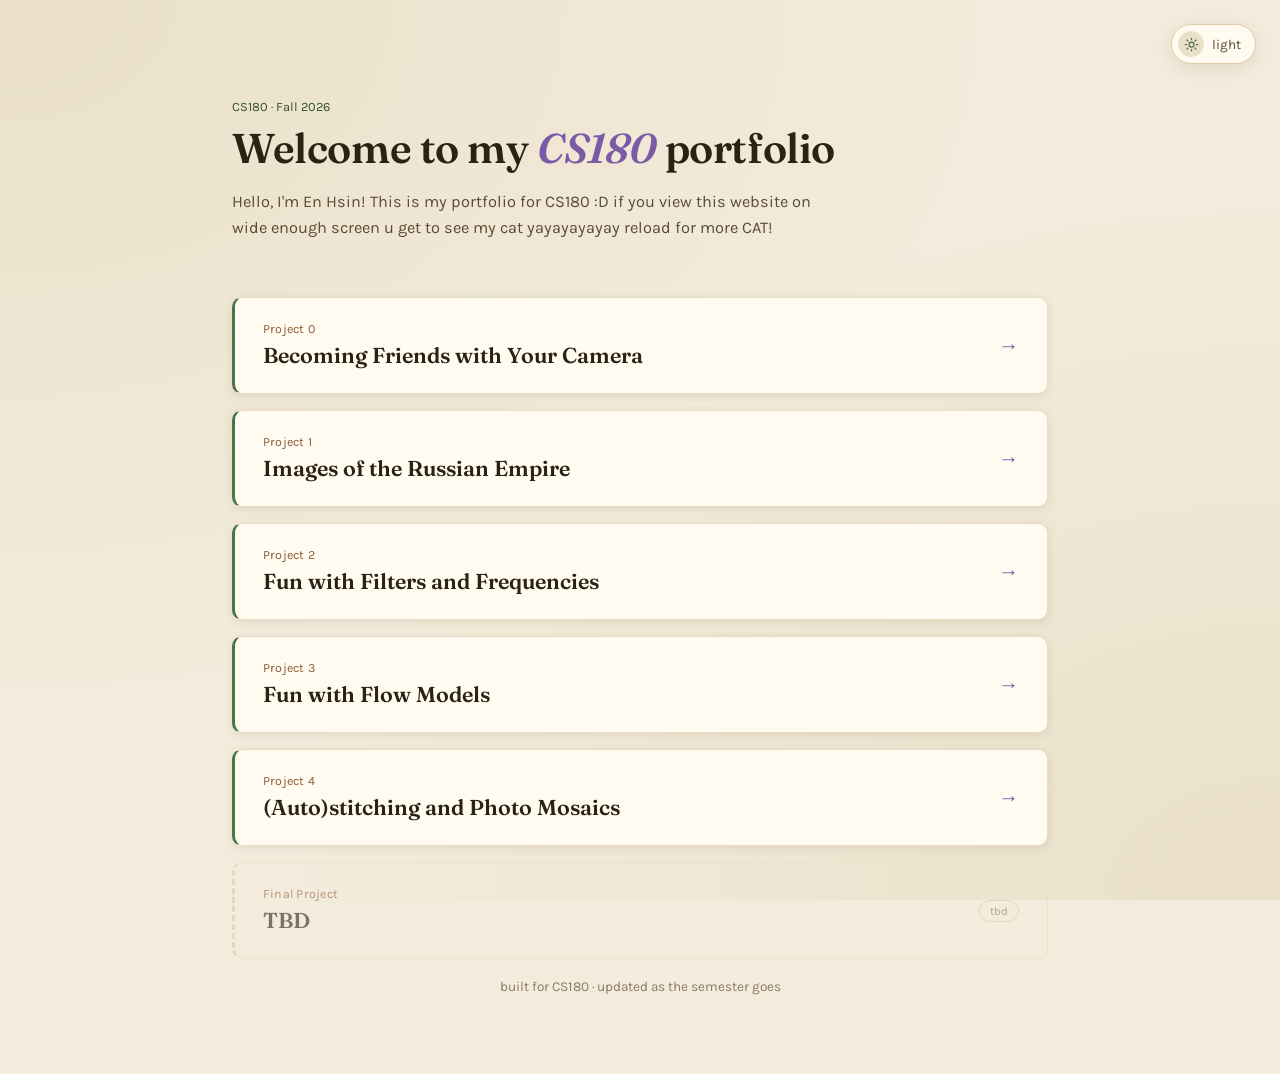
<file: index.html>
<!DOCTYPE html>
<html lang="en">
<head>
<meta charset="UTF-8">
<meta name="viewport" content="width=device-width, initial-scale=1.0">
<title>En Hsin's CS180 Portfolio</title>
 
<link rel="preconnect" href="https://fonts.googleapis.com">
<link rel="preconnect" href="https://fonts.gstatic.com" crossorigin>
<link href="https://fonts.googleapis.com/css2?family=Fraunces:opsz,wght@9..144,400;9..144,600&family=Karla:wght@400;500;700&display=swap" rel="stylesheet">
 
<link rel="stylesheet" href="./style.css">
<script defer src="./theme.js"></script>
<script>window.CAT_BASE = "./catssets/";</script>
<script defer src="./cats.js"></script>
</head>
<body>
 
<button id="theme-toggle" class="theme-toggle" aria-label="Toggle light and dark mode">
  <span class="icon-wrap">
    <svg class="sun-icon" viewBox="0 0 24 24" fill="none" stroke="currentColor" stroke-width="2" stroke-linecap="round"><circle cx="12" cy="12" r="4"/><path d="M12 2v2M12 20v2M4 12H2M22 12h-2M4.9 4.9l1.4 1.4M17.7 17.7l1.4 1.4M4.9 19.1l1.4-1.4M17.7 6.3l1.4-1.4"/></svg>
    <svg class="moon-icon" viewBox="0 0 24 24" fill="currentColor"><path d="M20.5 14.7A8.5 8.5 0 0 1 9.3 3.5a8.5 8.5 0 1 0 11.2 11.2Z"/></svg>
  </span>
  <span class="toggle-label">light</span>
</button>
 
<main class="portfolio-container">
 
  <header class="portfolio-hero">
    <span class="eyebrow">CS180 · Fall 2026</span>
    <h1>Welcome to my <span class="accent">CS180</span> portfolio</h1>
    <p class="hero-note">
      Hello, I'm En Hsin! This is my portfolio for CS180 :D if you view this website on wide enough screen u get to see my cat yayayayayay reload for more CAT!
    </p>
  </header>

  <section class="projects-section">
    <div class="project-grid">

      <a href="./proj0/index.html" class="project-card">
        <div>
          <span class="project-meta">Project 0</span>
          <h2>Becoming Friends with Your Camera</h2>
        </div>
        <span class="arrow">→</span>
      </a>

      <a href="./proj1/index.html" class="project-card">
        <div>
          <span class="project-meta">Project 1</span>
          <h2>Images of the Russian Empire</h2>
        </div>
        <span class="arrow">→</span>
      </a>

      <a href="./proj2/index.html" class="project-card">
        <div>
          <span class="project-meta">Project 2</span>
          <h2>Fun with Filters and Frequencies</h2>
        </div>
        <span class="arrow">→</span>
      </a>

      <a href="./proj3/index.html" class="project-card">
        <div>
          <span class="project-meta">Project 3</span>
          <h2>Fun with Flow Models</h2>
        </div>
        <span class="arrow">→</span>
      </a>
      
      <a href="./proj4/index.html" class="project-card">
        <div>
          <span class="project-meta">Project 4</span>
          <h2>(Auto)stitching and Photo Mosaics</h2>
        </div>
        <span class="arrow">→</span>
      </a>

      <div class="project-card incoming final-capstone">
        <div>
          <span class="project-meta">Final Project</span>
          <h2>TBD</h2>
        </div>
        <span class="status-pill">tbd</span>
      </div>

    </div>
  </section>

  <footer class="page-foot">
    built for CS180 · updated as the semester goes
  </footer>

</main>

</body>
</html>
</file>
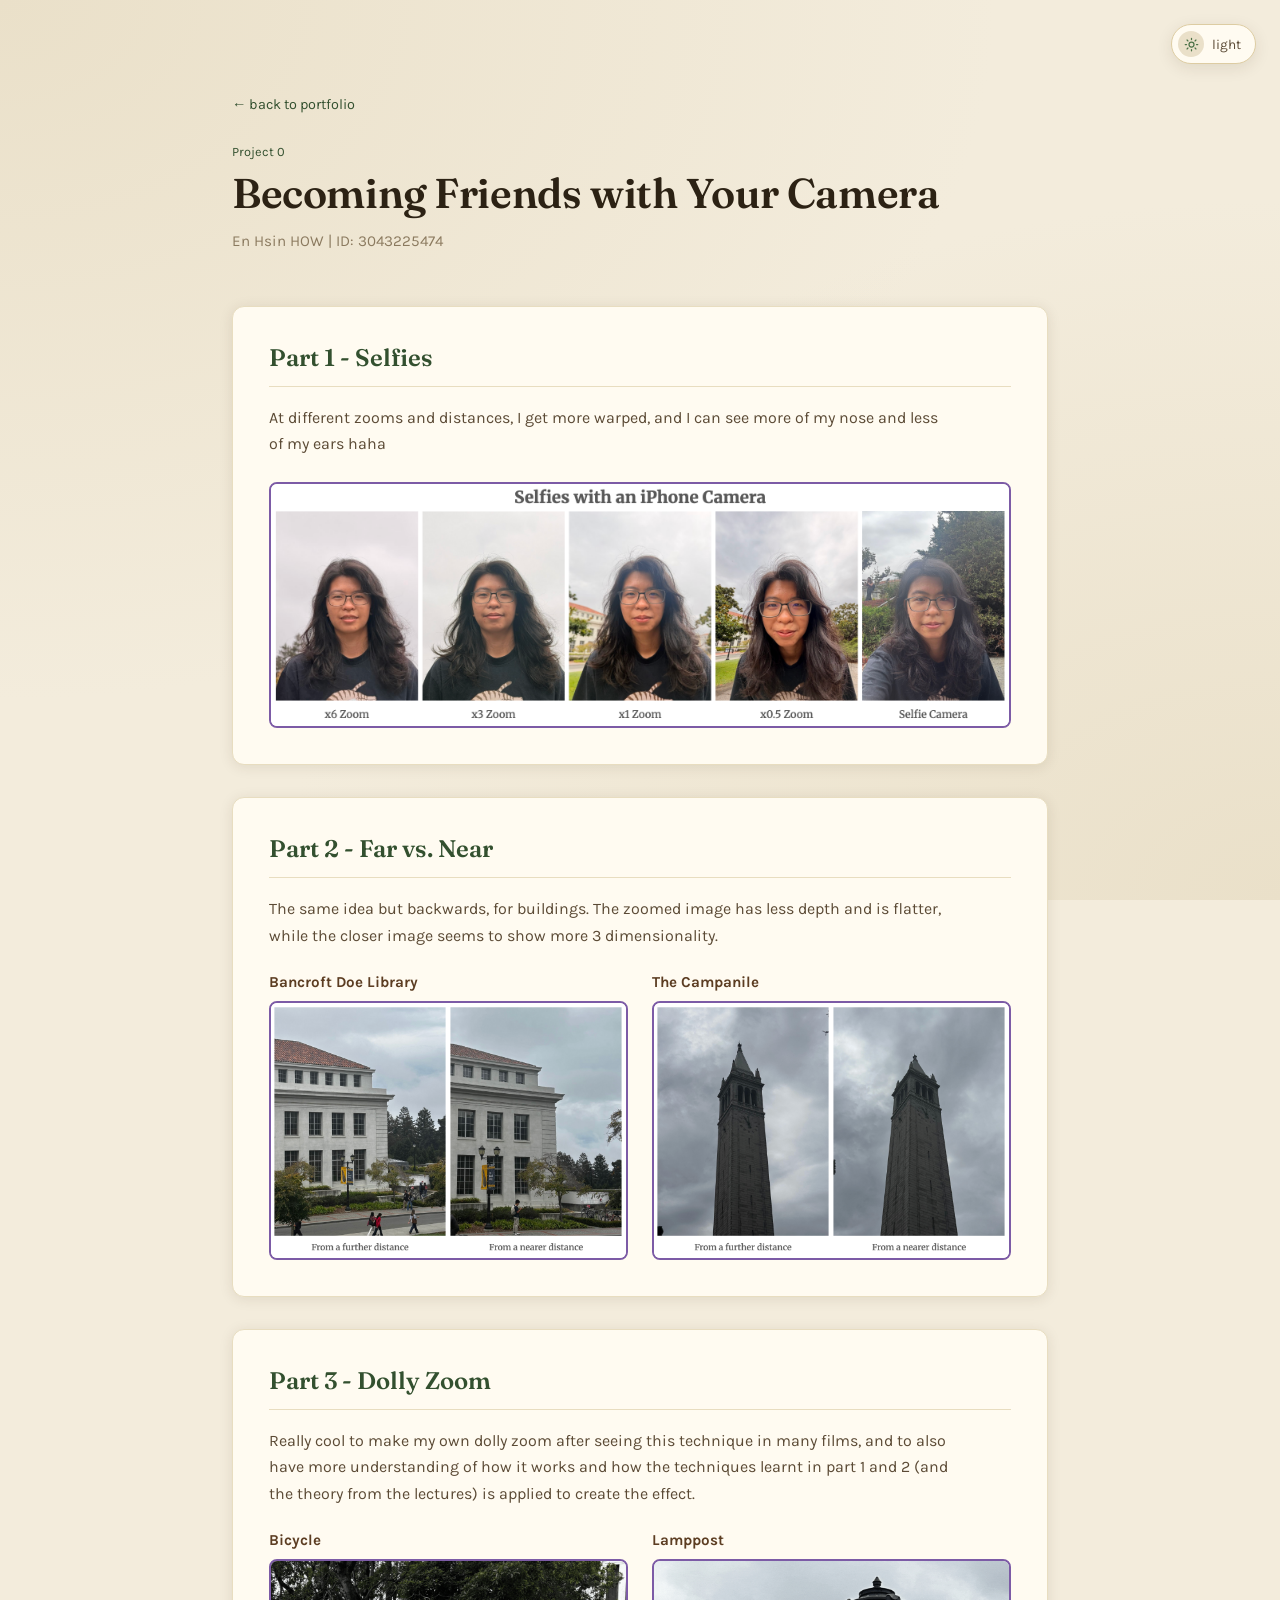
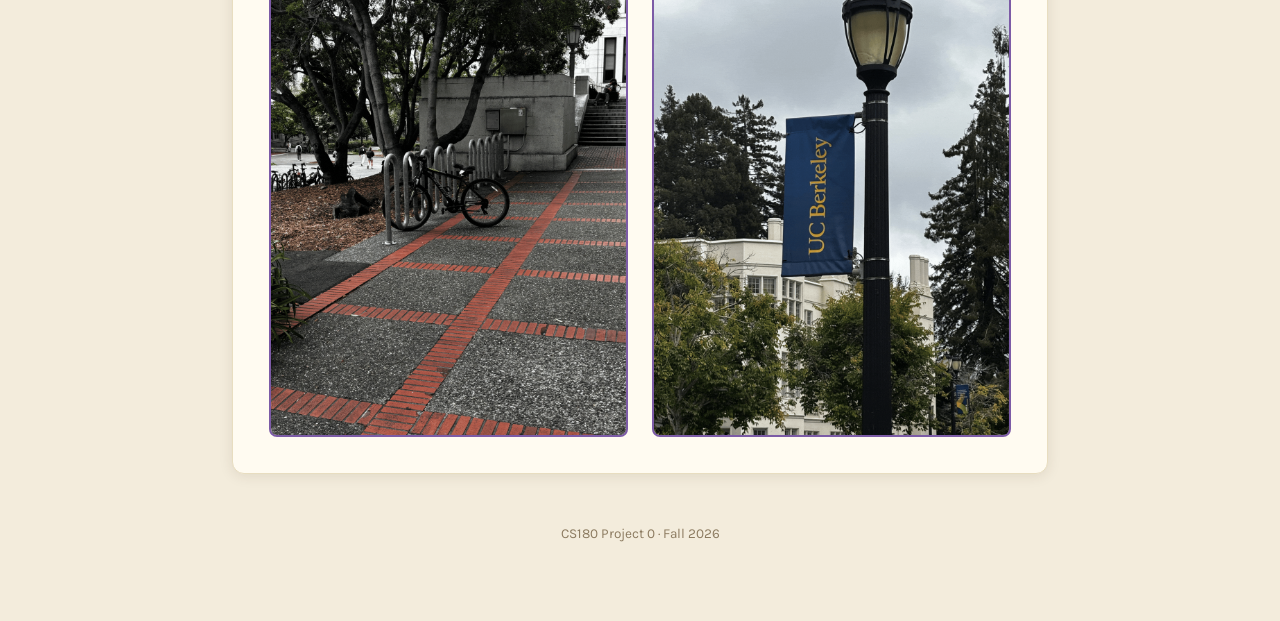
<file: proj0/index.html>
<!DOCTYPE html>
<html lang="en">
<head>
<meta charset="UTF-8">
<meta name="viewport" content="width=device-width, initial-scale=1.0">
<title>Project 0 — Becoming Friends with Your Camera</title>
 
<link rel="preconnect" href="https://fonts.googleapis.com">
<link rel="preconnect" href="https://fonts.gstatic.com" crossorigin>
<link href="https://fonts.googleapis.com/css2?family=Fraunces:opsz,wght@9..144,400;9..144,600&family=Karla:wght@400;500;700&display=swap" rel="stylesheet">
 
<link rel="stylesheet" href="../style.css">
<script defer src="../theme.js"></script>
<script>window.CAT_BASE = "../catssets/";</script>
<script defer src="../cats.js"></script>
</head>
<body>
 
<button id="theme-toggle" class="theme-toggle" aria-label="Toggle light and dark mode">
  <span class="icon-wrap">
    <svg class="sun-icon" viewBox="0 0 24 24" fill="none" stroke="currentColor" stroke-width="2" stroke-linecap="round"><circle cx="12" cy="12" r="4"/><path d="M12 2v2M12 20v2M4 12H2M22 12h-2M4.9 4.9l1.4 1.4M17.7 17.7l1.4 1.4M4.9 19.1l1.4-1.4M17.7 6.3l1.4-1.4"/></svg>
    <svg class="moon-icon" viewBox="0 0 24 24" fill="currentColor"><path d="M20.5 14.7A8.5 8.5 0 0 1 9.3 3.5a8.5 8.5 0 1 0 11.2 11.2Z"/></svg>
  </span>
  <span class="toggle-label">light</span>
</button>
 
<main class="container">
 
  <a href="../index.html" class="back-link">← back to portfolio</a>
 
  <header class="portfolio-hero">
    <span class="eyebrow">Project 0</span>
    <h1>Becoming Friends with Your Camera</h1>
    <p class="subtitle">En Hsin HOW | ID: 3043225474</p>
  </header>


  <section class="project-part">
    <h2>Part 1 - Selfies</h2>
    <p class="part-desc">
      At different zooms and distances, I get more warped, and I can see 
      more of my nose and less of my ears haha
    </p>
    <figure class="media-container">
      <img src="./media/selfies.png" alt="series of selfies at different zooms">
    </figure>
  </section>

  <section class="project-part">
    <h2>Part 2 - Far vs. Near</h2>
    <p class="part-desc">
      The same idea but backwards, for buildings. The zoomed image has
      less depth and is flatter, while the closer image seems to show
      more 3 dimensionality.
    </p>
    <div class="grid">
      <figure class="media-container">
        <h3>Bancroft Doe Library</h3>
        <img src="./media/bancroft.png" alt="Bancroft Doe Library, far vs close">
      </figure>
      <figure class="media-container">
        <h3>The Campanile</h3>
        <img src="./media/campanile.png" alt="The Campanile, far vs close">
      </figure>
    </div>
  </section>

  <section class="project-part">
    <h2>Part 3 - Dolly Zoom</h2>
    <p class="part-desc">
      Really cool to make my own dolly zoom after seeing this technique
      in many films, and to also have more understanding of how it works
      and how the techniques learnt in part 1 and 2 (and the theory from
      the lectures) is applied to create the effect.
    </p>
    <div class="grid">
      <figure class="media-container">
        <h3>Bicycle</h3>
        <img src="./media/bike_dolly.gif" alt="Bicycle dolly zoom animation">
      </figure>
      <figure class="media-container">
        <h3>Lamppost</h3>
        <img src="./media/lampost_dolly.gif" alt="Lamppost dolly zoom animation">
      </figure>
    </div>
  </section>

  <footer class="page-foot">
    CS180 Project 0 · Fall 2026
  </footer>

</main>

</body>
</html>
</file>
<file: style.css>
/* colours */
   :root {
    --bg: #f3ecdc;
    --bg-soft: #eae0c9;
    --surface: #fffbf1;
    --surface-raised: #ffffff;
  
    --ink: #2c2214;
    --ink-soft: #5b4a35;
    --ink-faint: #8b7a5f;
  
    --wood: #8a5a34;
    --wood-deep: #5c3d22;
    --leaf: #4c7247;
    --leaf-deep: #33502f;
    --plum: #7c5ba6;
    --plum-deep: #5c3f80;
  
    --border: #ddccA2;
    --border-soft: #e8ddc0;
    --shadow: rgba(58, 40, 12, 0.10);
  
    --focus-ring: #7c5ba6;
  }
  
  html[data-theme="dark"] {
    --bg: #1b1610;
    --bg-soft: #221b12;
    --surface: #2a2116;
    --surface-raised: #322819;
  
    --ink: #ece2cd;
    --ink-soft: #cabb9c;
    --ink-faint: #8e8062;
  
    --wood: #c99764;
    --wood-deep: #e0ac78;
    --leaf: #8fb27b;
    --leaf-deep: #a9c491;
    --plum: #b596df;
    --plum-deep: #cbb0ec;
  
    --border: #40331f;
    --border-soft: #362b1a;
    --shadow: rgba(0, 0, 0, 0.35);
  
    --focus-ring: #b596df;
  }
  
  * {
    box-sizing: border-box;
  }
  
  html {
    color-scheme: light dark;
  }
  
  body {
    font-family: "Karla", "Segoe UI", sans-serif;
    background-color: var(--bg);
    background-image:
      radial-gradient(ellipse at top left, var(--bg-soft) 0%, transparent 55%),
      radial-gradient(ellipse at bottom right, var(--bg-soft) 0%, transparent 55%);
    background-attachment: fixed;
    color: var(--ink);
    margin: 0;
    padding: 0;
    min-height: 100vh;
    transition: background-color 0.25s ease, color 0.25s ease;
  }
  
  a {
    color: var(--plum);
  }
  
  ::selection {
    background: var(--plum);
    color: var(--surface);
  }
  
  a:focus-visible,
  button:focus-visible {
    outline: 2px solid var(--focus-ring);
    outline-offset: 3px;
    border-radius: 4px;
  }
  
  @media (prefers-reduced-motion: reduce) {
    * {
      transition: none !important;
      animation: none !important;
    }
  }
  
  /* dark mode toggle */
  .theme-toggle {
    position: fixed;
    top: 24px;
    right: 24px;
    z-index: 20;
    display: flex;
    align-items: center;
    gap: 8px;
    background: var(--surface);
    border: 1px solid var(--border);
    border-radius: 999px;
    padding: 6px 14px 6px 6px;
    box-shadow: 0 4px 16px var(--shadow);
    cursor: pointer;
    font-family: "Karla", sans-serif;
    font-size: 0.85rem;
    color: var(--ink-soft);
  }
  
  .theme-toggle .icon-wrap {
    width: 26px;
    height: 26px;
    border-radius: 50%;
    background: var(--bg-soft);
    display: flex;
    align-items: center;
    justify-content: center;
    color: var(--leaf);
  }
  
  .theme-toggle svg {
    width: 15px;
    height: 15px;
  }
  
  html[data-theme="dark"] .theme-toggle .sun-icon { display: none; }
  html[data-theme="light"] .theme-toggle .moon-icon,
  :root:not([data-theme]) .theme-toggle .moon-icon { display: none; }
  
  /* layout wrappers */
  .portfolio-container,
  .container {
    width: 100%;
    max-width: 880px;
    margin: 0 auto;
    padding: 96px 32px 80px;
    display: flex;
    flex-direction: column;
    position: relative;
    z-index: 1;
  }
  
  /* header */
  .portfolio-hero {
    width: 100%;
    margin-bottom: 56px;
  }
  
  .eyebrow {
    display: inline-block;
    font-family: "Karla", sans-serif;
    font-size: 0.8rem;
    color: var(--leaf-deep);
    margin-bottom: 10px;
  }
  
  .portfolio-hero h1 {
    font-family: "Fraunces", Georgia, serif;
    font-optical-sizing: auto;
    font-size: 2.6rem;
    font-weight: 600;
    line-height: 1.18;
    color: var(--ink);
    margin: 0;
    letter-spacing: -0.01em;
  }
  
  .portfolio-hero h1 .accent {
    color: var(--plum);
    font-style: italic;
  }
  
  .hero-note {
    font-family: "Karla", sans-serif;
    font-size: 1.02rem;
    line-height: 1.6;
    color: var(--ink-soft);
    max-width: 60ch;
    margin: 16px 0 0 0;
  }
  
  .subtitle {
    font-family: "Karla", sans-serif;
    font-size: 0.95rem;
    color: var(--ink-faint);
    margin: 14px 0 0 0;
  }
  
  .back-link {
    display: inline-flex;
    align-items: center;
    gap: 6px;
    font-family: "Karla", sans-serif;
    font-size: 0.9rem;
    color: var(--leaf-deep);
    text-decoration: none;
    margin-bottom: 28px;
  }
  
  .back-link:hover {
    text-decoration: underline;
  }
  
  /* landing pg */
  .projects-section {
    width: 100%;
  }
  
  .project-grid {
    display: flex;
    flex-direction: column;
    gap: 16px;
    width: 100%;
  }
  
  .project-card {
    position: relative;
    text-decoration: none;
    color: inherit;
    background: var(--surface);
    border: 1px solid var(--border-soft);
    border-left: 3px solid var(--leaf);
    border-radius: 10px;
    padding: 24px 28px;
    display: flex;
    align-items: center;
    justify-content: space-between;
    gap: 20px;
    box-shadow: 0 2px 10px var(--shadow);
    transition: transform 0.2s ease, box-shadow 0.2s ease, border-left-color 0.2s ease;
  }
  
  .project-card:hover {
    transform: translateX(3px);
    box-shadow: 0 6px 20px var(--shadow);
    border-left-color: var(--plum);
  }
  
  .project-meta {
    display: block;
    font-family: "Karla", sans-serif;
    font-size: 0.78rem;
    letter-spacing: 0.02em;
    color: var(--wood);
    margin-bottom: 6px;
  }
  
  .project-card h2 {
    font-family: "Fraunces", Georgia, serif;
    font-size: 1.35rem;
    font-weight: 600;
    margin: 0;
    color: var(--ink);
  }
  
  .project-card .arrow {
    font-size: 1.3rem;
    color: var(--plum);
    flex-shrink: 0;
    transition: transform 0.2s ease;
  }
  
  .project-card:hover .arrow {
    transform: translateX(4px);
  }
  
  /* for tbd projects */
  .project-card.incoming {
    cursor: default;
    opacity: 0.6;
    border-left-style: dashed;
    border-left-color: var(--border);
    background: transparent;
    box-shadow: none;
  }
  
  .project-card.incoming:hover {
    transform: none;
    border-left-color: var(--border);
  }
  
  .status-pill {
    font-family: "Karla", sans-serif;
    font-size: 0.72rem;
    color: var(--ink-faint);
    border: 1px solid var(--border);
    border-radius: 999px;
    padding: 3px 10px;
    flex-shrink: 0;
  }
  
  /* project pg parts */
  .project-part {
    background: var(--surface);
    border: 1px solid var(--border-soft);
    border-radius: 12px;
    padding: 36px;
    margin-bottom: 32px;
    box-shadow: 0 2px 14px var(--shadow);
  }
  
  .project-part h2 {
    font-family: "Fraunces", Georgia, serif;
    font-size: 1.5rem;
    font-weight: 600;
    color: var(--leaf-deep);
    border-bottom: 1px solid var(--border-soft);
    padding-bottom: 14px;
    margin: 0 0 18px 0;
  }
  
  .part-desc {
    font-family: "Karla", sans-serif;
    font-size: 1rem;
    line-height: 1.65;
    color: var(--ink-soft);
    max-width: 68ch;
    margin: 0 0 24px 0;
  }
  
  .project-part h3 {
    font-family: "Karla", sans-serif;
    font-size: 0.95rem;
    font-weight: 700;
    font-style: normal;
    color: var(--wood-deep);
    margin: 0 0 10px 0;
  }
  
  figure {
    margin: 0;
  }
  
  figcaption {
    font-family: "Karla", sans-serif;
    font-size: 0.82rem;
    color: var(--ink-faint);
    margin-top: 8px;
  }
  
  img {
    width: 100%;
    height: auto;
    display: block;
    border-radius: 8px;
    border: 2px solid var(--plum);
  }
  
  .grid {
    display: grid;
    grid-template-columns: 1fr;
    gap: 24px;
  }
  
  @media (min-width: 768px) {
    .grid {
      grid-template-columns: 1fr 1fr;
    }
  }
  
  /* CATS MUAAHAHHAHAHA */
  .cat-decor-layer {
    position: absolute;
    top: 0;
    left: 0;
    right: 0;
    height: 0;
    overflow: visible;
    pointer-events: none;
    z-index: 0;
  }
  
  .cat-decor {
    position: absolute;
    display: block;
    height: auto;
    border: none;
    border-radius: 0;
    filter: drop-shadow(0 8px 16px var(--shadow));
    opacity: 0.94;
  }
  
  footer.page-foot {
    font-family: "Karla", sans-serif;
    font-size: 0.85rem;
    color: var(--ink-faint);
    text-align: center;
    padding: 20px 0 0;
  }
  
  @media (max-width: 520px) {
    .theme-toggle {
      top: 16px;
      right: 16px;
      padding: 6px 10px 6px 6px;
    }
    .theme-toggle .toggle-label {
      display: none;
    }
    .portfolio-container,
    .container {
      padding: 84px 20px 60px;
    }
    .portfolio-hero h1 {
      font-size: 2.1rem;
    }
  }

/* sub-boxes within a project-part */
.sub-box {
  background: var(--bg-soft);
  border: 1px solid var(--border-soft);
  border-radius: 10px;
  padding: 22px 26px;
  margin-bottom: 24px;
}

.sub-box:last-child {
  margin-bottom: 0;
}

.sub-box h3 {
  margin-top: 0;
}

.shift-readout {
  font-family: "Karla", monospace;
  font-size: 0.9rem;
  background: var(--surface);
  border: 1px solid var(--border-soft);
  border-radius: 6px;
  padding: 10px 14px;
  display: inline-block;
  margin: 8px 0 16px 0;
  color: var(--ink);
}

/* collapsible code block */
details.code-toggle {
  margin-top: 8px;
}

details.code-toggle summary {
  cursor: pointer;
  font-family: "Karla", sans-serif;
  font-size: 0.85rem;
  color: var(--plum);
  user-select: none;
  margin-bottom: 8px;
  text-align: left;
  display: block;
  width: fit-content;
}

details.code-toggle summary:hover {
  color: var(--plum-deep);
}

pre.code-block {
  background: var(--surface-raised);
  border: 1px solid var(--border);
  border-radius: 8px;
  padding: 16px 18px;
  overflow-x: auto;
  font-family: "Menlo", "Consolas", monospace;
  font-size: 0.8rem;
  line-height: 1.55;
  color: var(--ink);
  margin: 0;
}

/* horizontal scrolling image gallery */
.scroll-gallery {
  display: flex;
  gap: 20px;
  overflow-x: auto;
  padding-bottom: 14px;
  scroll-snap-type: x proximity;
}

.scroll-gallery figure {
  flex: 0 0 320px;
  scroll-snap-align: start;
}

.scroll-gallery::-webkit-scrollbar {
  height: 8px;
}

.scroll-gallery::-webkit-scrollbar-thumb {
  background: var(--border);
  border-radius: 999px;
}

/* bigger purple sub-section headings
   NOTE: selector needs two classes (.sub-box .sub-box-title) so it
   beats ".project-part h3" above on specificity — a single class
   selector alone would lose to that class+element rule. */
.sub-box .sub-box-title {
  font-family: "Fraunces", Georgia, serif;
  font-size: 1.3rem;
  font-weight: 600;
  color: var(--plum);
  margin: 0 0 16px 0;
}

/* image floats left, only the paragraph that follows wraps around it.
   Heading/shift-readout stay full-width above; details/code-block
   below get clear:both so they're never squeezed into a side column. */
.wrap-block::after {
  content: "";
  display: table;
  clear: both;
}

.wrap-image {
  float: left;
  width: 260px;
  margin: 0 24px 12px 0;
}

@media (max-width: 600px) {
  .wrap-image {
    float: none;
    width: 100%;
    margin: 0 0 16px 0;
  }
}

.code-toggle {
  clear: both;
}

/* click-to-enlarge lightbox (JS-driven via lightbox.js — toggles
   .is-open, no URL/anchor navigation, so scroll position never moves) */
img.lightbox-trigger {
  cursor: zoom-in;
  transition: opacity 0.15s ease;
}

img.lightbox-trigger:hover {
  opacity: 0.88;
}

.lightbox-overlay {
  display: none;
  position: fixed;
  inset: 0;
  background: rgba(10, 8, 4, 0.88);
  z-index: 200;
  align-items: center;
  justify-content: center;
  padding: 48px;
  cursor: zoom-out;
}

.lightbox-overlay.is-open {
  display: flex;
}

.lightbox-overlay img {
  max-width: 90vw;
  max-height: 90vh;
  width: auto;
  border-radius: 8px;
  border: 2px solid var(--plum);
  box-shadow: 0 12px 40px rgba(0,0,0,0.4);
}
</file>
